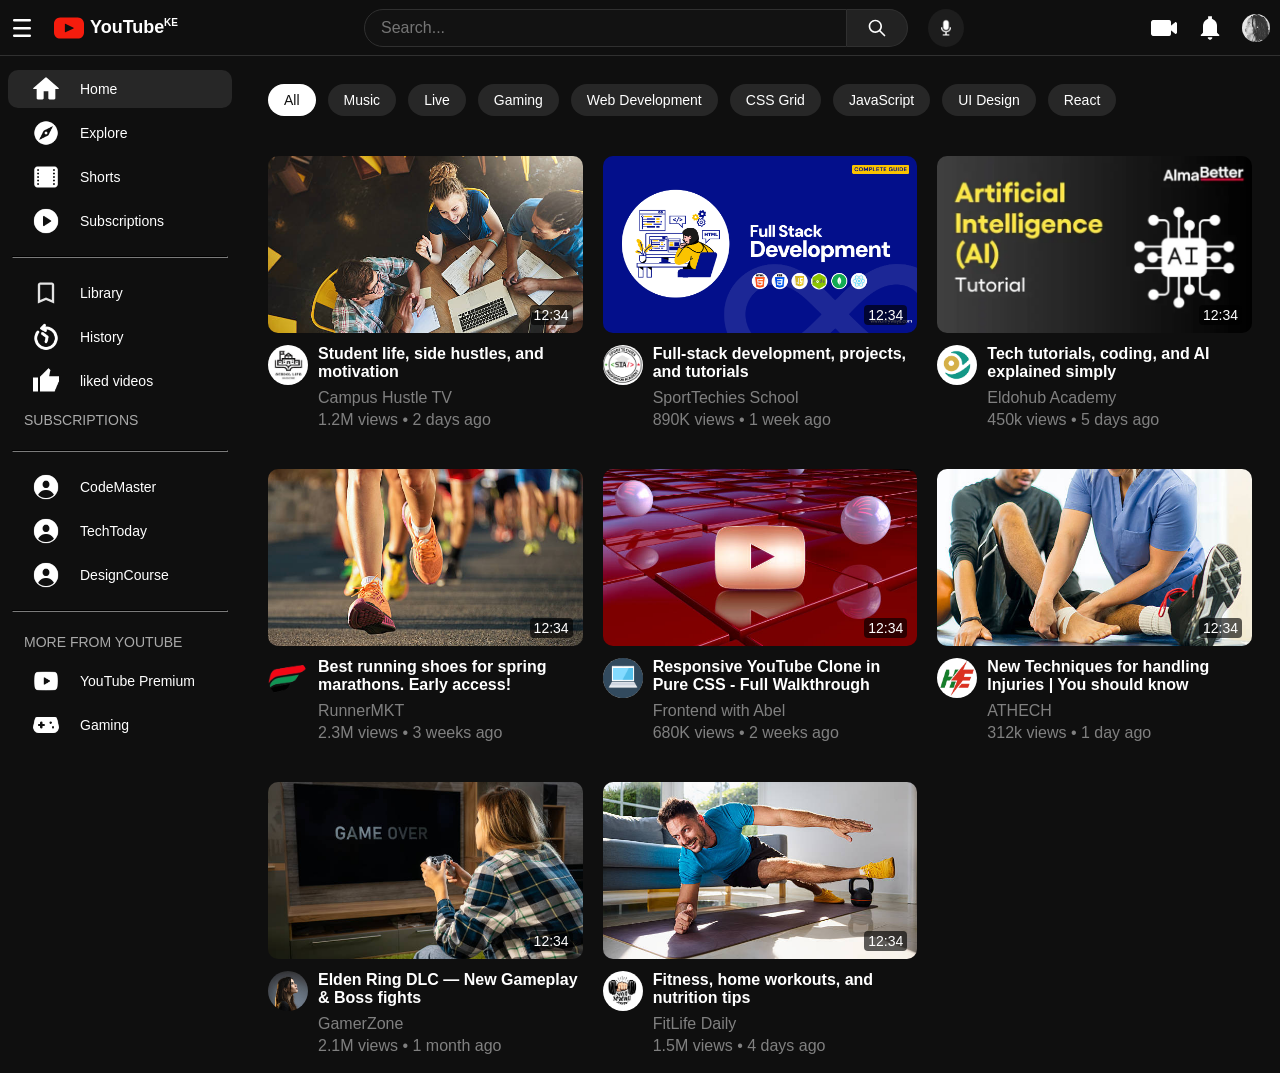
<file: index.html>
<!doctype html>
<html lang="en">
  <head>
    <meta charset="UTF-8" />
    <meta
      name="viewport"
      content="width=
  , initial-scale=1.0"
    />
    <title>Youtube Clone | Homepage UI</title>
    <link rel="stylesheet" href="video.css" />
    <link rel="stylesheet" href="general.css" />
    <link rel="stylesheet" href="header.css" />
    <link
      rel="stylesheet"
      href="sidebar.css
    "
    />
  </head>
  <body>
    <div class="header">
      <div class="left">
        <div class="menu"><img src="icons/menu.svg" alt="" /></div>
        <div class="logo-container">
          <img class="logo" src="icons/youtube-logo.svg" alt="" />
          <p>YouTube<span class="region"> KE </span></p>
        </div>
      </div>
      <div class="middle">
        <input class="search-box" placeholder="Search..." />
        <div class="search-container">
          <img class="search-icon" src="icons/search.svg" alt="" />
        </div>
        <div class="voice-search-container">
          <img class="voice-search" src="icons/mic.png" alt="" />
        </div>
      </div>
      <div class="right">
        <img src="icons/video.png" alt="" /><img
          src="icons/bell.png"
          alt=""
        /><img class="profile-pic" src="channelpics/profile-pic.jpg" alt="" />
      </div>
    </div>
    <div class="sidebar">
      <div class="sidebar-link active-link">
        <img src="icons/home.svg" alt="" />
        <p>Home</p>
      </div>
      <div class="sidebar-link">
        <img src="icons/explore.png" alt="" />
        <p>Explore</p>
      </div>
      <div class="sidebar-link">
        <img src="icons/film.png" alt="" />
        <p>Shorts</p>
      </div>
      <div class="sidebar-link">
        <img src="icons/circle-play.png" alt="" />
        <p>Subscriptions</p>
      </div>
      <hr />
      <div class="sidebar-link">
        <img src="icons/bookmark.svg" alt="" />
        <p>Library</p>
      </div>
      <div class="sidebar-link">
        <img src="icons/history.png" alt="" />
        <p>History</p>
      </div>
      <div class="sidebar-link">
        <img src="icons/thumbs-up.png" alt="" />
        <p>liked videos</p>
      </div>
      <div class="sidebar-section-title">SUBSCRIPTIONS</div>
      <hr />
      <div class="sidebar-link">
        <img src="icons/profile.png" alt="" />
        <p>CodeMaster</p>
      </div>
      <div class="sidebar-link">
        <img src="icons/profile.png" alt="" />
        <p>TechToday</p>
      </div>
      <div class="sidebar-link">
        <img src="icons/profile.png" alt="" />
        <p>DesignCourse</p>
      </div>
      <hr />
      <div class="sidebar-section-title">MORE FROM YOUTUBE</div>
      <div class="sidebar-link">
        <img src="icons/youtube.png" alt="" />
        <p>YouTube Premium</p>
      </div>
      <div class="sidebar-link">
        <img src="icons/gamepad.png" alt="" />
        <p>Gaming</p>
      </div>
    </div>

    <div class="main">
      <div class="chips-row">
        <div class="chip active">All</div>
        <div class="chip">Music</div>
        <div class="chip">Live</div>
        <div class="chip">Gaming</div>
        <div class="chip">Web Development</div>
        <div class="chip">CSS Grid</div>
        <div class="chip">JavaScript</div>
        <div class="chip">UI Design</div>
        <div class="chip">React</div>
      </div>
      <div class="video-grid">
        <div class="video-container">
          <div class="thumbnail-container">
            <img class="thumbnail" src="thumbnails/thumbnail1.jpg" />
            <div class="video-time">12:34</div>
          </div>

          <div class="video-info">
            <div class="channel-pic-container">
              <img class="channel-pic" src="channelpics/auth1.jpeg" alt="" />
            </div>
            <div class="video-stats">
              <p class="video-title">
                Student life, side hustles, and motivation
              </p>
              <p class="channel-name">Campus Hustle TV</p>
              <p class="views">1.2M views • 2 days ago</p>
            </div>
          </div>
        </div>
        <div class="video-container">
          <div class="thumbnail-container">
            <img class="thumbnail" src="thumbnails/thumbnail2.png" />
            <div class="video-time">12:34</div>
          </div>

          <div class="video-info">
            <div class="channel-pic-container">
              <img class="channel-pic" src="channelpics/auth2.png" alt="" />
            </div>
            <div class="video-stats">
              <p class="video-title">
                Full-stack development, projects, and tutorials
              </p>
              <p class="channel-name">SportTechies School</p>
              <p class="views">890K views • 1 week ago</p>
            </div>
          </div>
        </div>
        <div class="video-container">
          <div class="thumbnail-container">
            <img class="thumbnail" src="thumbnails/thumbnail3.webp" />
            <div class="video-time">12:34</div>
          </div>

          <div class="video-info">
            <div class="channel-pic-container">
              <img class="channel-pic" src="channelpics/auth3.png" alt="" />
            </div>
            <div class="video-stats">
              <p class="video-title">
                Tech tutorials, coding, and AI explained simply
              </p>
              <p class="channel-name">Eldohub Academy</p>
              <p class="views">450k views • 5 days ago</p>
            </div>
          </div>
        </div>
        <div class="video-container">
          <div class="thumbnail-container">
            <img class="thumbnail" src="thumbnails/thumbnail4.jpg" />
            <div class="video-time">12:34</div>
          </div>

          <div class="video-info">
            <div class="channel-pic-container">
              <img class="channel-pic" src="channelpics/auth4.png" alt="" />
            </div>
            <div class="video-stats">
              <p class="video-title">
                Best running shoes for spring marathons. Early access!
              </p>
              <p class="channel-name">RunnerMKT</p>
              <p class="views">2.3M views • 3 weeks ago</p>
            </div>
          </div>
        </div>
        <div class="video-container">
          <div class="thumbnail-container">
            <img class="thumbnail" src="thumbnails/thumbnail5.jpg" />
            <div class="video-time">12:34</div>
          </div>

          <div class="video-info">
            <div class="channel-pic-container">
              <img class="channel-pic" src="channelpics/auth5.png" alt="" />
            </div>
            <div class="video-stats">
              <p class="video-title">
               Responsive YouTube Clone in Pure CSS - Full Walkthrough
              </p>
              <p class="channel-name">Frontend with Abel</p>
              <p class="views">680K views • 2 weeks ago</p>
            </div>
          </div>
        </div>
        <div class="video-container">
          <div class="thumbnail-container">
            <img class="thumbnail" src="thumbnails/thumbnail6.jpg" />
            <div class="video-time">12:34</div>
          </div>

          <div class="video-info">
            <div class="channel-pic-container">
              <img class="channel-pic" src="channelpics/auth6.jpg" alt="" />
            </div>
            <div class="video-stats">
              <p class="video-title">
               New Techniques for handling Injuries | You should know
              </p>
              <p class="channel-name">ATHECH</p>
              <p class="views">312k views • 1 day ago</p>
            </div>
          </div>
        </div>
        <div class="video-container">
          <div class="thumbnail-container">
            <img class="thumbnail" src="thumbnails/thumbnail7.jpg" />
            <div class="video-time">12:34</div>
          </div>

          <div class="video-info">
            <div class="channel-pic-container">
              <img class="channel-pic" src="channelpics/auth7.jpg" alt="" />
            </div>
            <div class="video-stats">
              <p class="video-title">
               Elden Ring DLC — New Gameplay & Boss fights
              </p>
              <p class="channel-name">GamerZone</p>
              <p class="views">2.1M views • 1 month ago</p>
            </div>
          </div>
        </div>
        <div class="video-container">
          <div class="thumbnail-container">
            <img class="thumbnail" src="thumbnails/thumbnail8.jpg" />
            <div class="video-time">12:34</div>
          </div>

          <div class="video-info">
            <div class="channel-pic-container">
              <img class="channel-pic" src="channelpics/auth8.jpeg" alt="" />
            </div>
            <div class="video-stats">
              <p class="video-title">
                Fitness, home workouts, and nutrition tips
              </p>
              <p class="channel-name">FitLife Daily</p>
              <p class="views">1.5M views • 4 days ago</p>
            </div>
          </div>
        </div>
      </div>
    </div>
  </body>
</html>
</file>
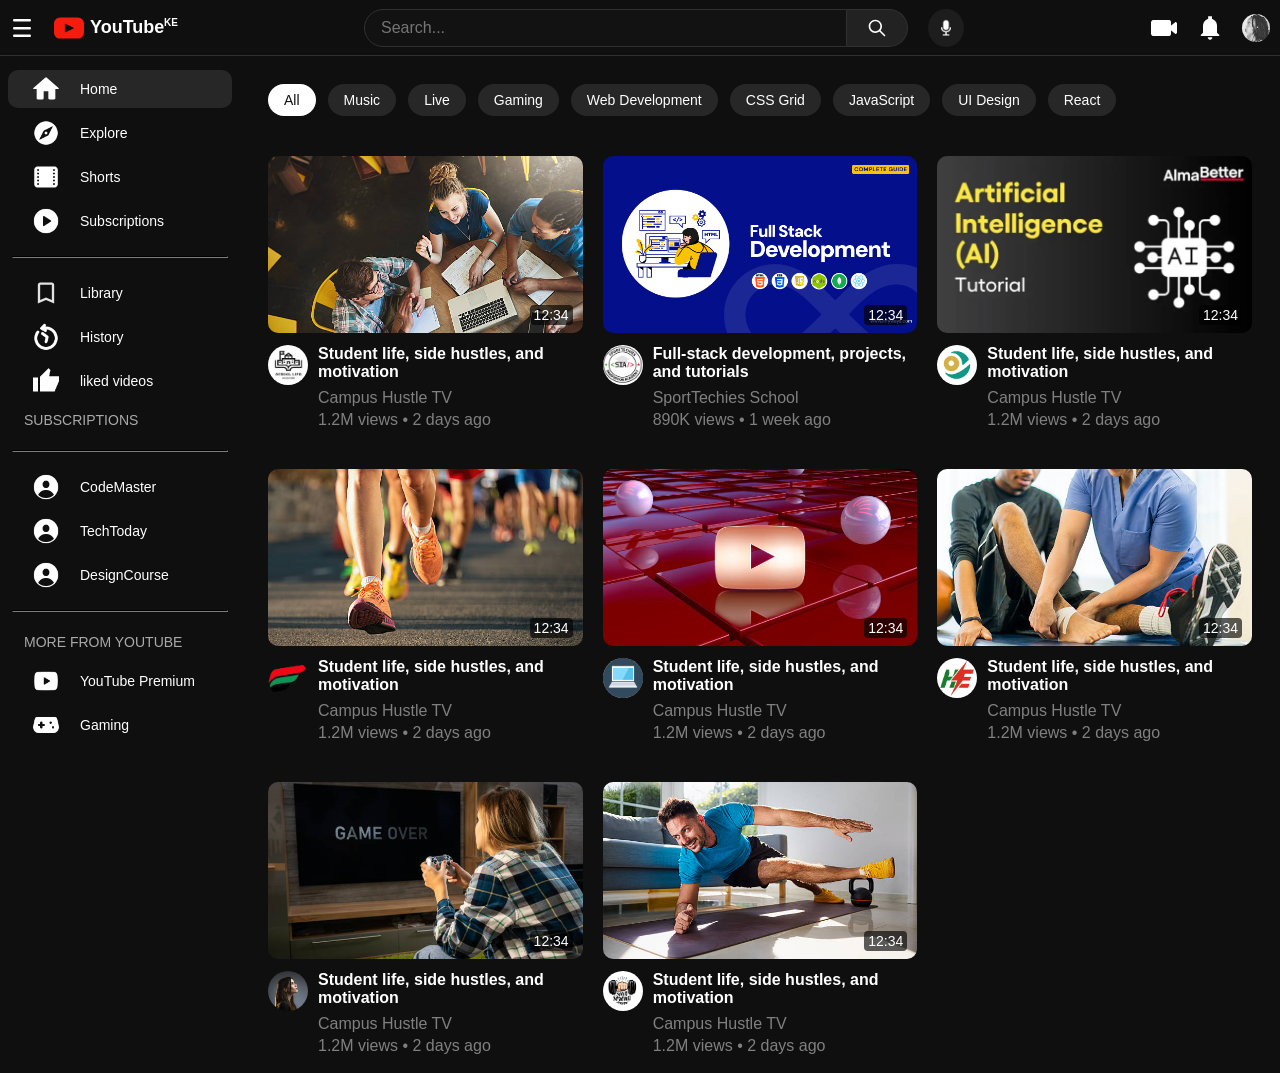
<file: youtube.html>
<!doctype html>
<html lang="en">
  <head>
    <meta charset="UTF-8" />
    <meta
      name="viewport"
      content="width=
  , initial-scale=1.0"
    />
    <title>Youtube Clone | Homepage UI</title>
    <link rel="stylesheet" href="video.css" />
    <link rel="stylesheet" href="general.css" />
    <link rel="stylesheet" href="header.css" />
    <link
      rel="stylesheet"
      href="sidebar.css
    "
    />
  </head>
  <body>
    <div class="header">
      <div class="left">
        <div class="menu"><img src="icons/menu.svg" alt="" /></div>
        <div class="logo-container">
          <img class="logo" src="icons/youtube-logo.svg" alt="" />
          <p>YouTube<span class="region"> KE </span></p>
        </div>
      </div>
      <div class="middle">
        <input class="search-box" placeholder="Search..." />
        <div class="search-container">
          <img class="search-icon" src="icons/search.svg" alt="" />
        </div>
        <div class="voice-search-container">
          <img class="voice-search" src="icons/mic.png" alt="" />
        </div>
      </div>
      <div class="right">
        <img src="icons/video.png" alt="" /><img
          src="icons/bell.png"
          alt=""
        /><img class="profile-pic" src="channelpics/profile-pic.jpg" alt="" />
      </div>
    </div>
    <div class="sidebar">
      <div class="sidebar-link active-link">
        <img src="icons/home.svg" alt="" />
        <p>Home</p>
      </div>
      <div class="sidebar-link">
        <img src="icons/explore.png" alt="" />
        <p>Explore</p>
      </div>
      <div class="sidebar-link">
        <img src="icons/film.png" alt="" />
        <p>Shorts</p>
      </div>
      <div class="sidebar-link">
        <img src="icons/circle-play.png" alt="" />
        <p>Subscriptions</p>
      </div>
      <hr />
      <div class="sidebar-link">
        <img src="icons/bookmark.svg" alt="" />
        <p>Library</p>
      </div>
      <div class="sidebar-link">
        <img src="icons/history.png" alt="" />
        <p>History</p>
      </div>
      <div class="sidebar-link">
        <img src="icons/thumbs-up.png" alt="" />
        <p>liked videos</p>
      </div>
      <div class="sidebar-section-title">SUBSCRIPTIONS</div>
      <hr />
      <div class="sidebar-link">
        <img src="icons/profile.png" alt="" />
        <p>CodeMaster</p>
      </div>
      <div class="sidebar-link">
        <img src="icons/profile.png" alt="" />
        <p>TechToday</p>
      </div>
      <div class="sidebar-link">
        <img src="icons/profile.png" alt="" />
        <p>DesignCourse</p>
      </div>
      <hr />
      <div class="sidebar-section-title">MORE FROM YOUTUBE</div>
      <div class="sidebar-link">
        <img src="icons/youtube.png" alt="" />
        <p>YouTube Premium</p>
      </div>
      <div class="sidebar-link">
        <img src="icons/gamepad.png" alt="" />
        <p>Gaming</p>
      </div>
    </div>

    <div class="main">
      <div class="chips-row">
        <div class="chip active">All</div>
        <div class="chip">Music</div>
        <div class="chip">Live</div>
        <div class="chip">Gaming</div>
        <div class="chip">Web Development</div>
        <div class="chip">CSS Grid</div>
        <div class="chip">JavaScript</div>
        <div class="chip">UI Design</div>
        <div class="chip">React</div>
      </div>
      <div class="video-grid">
        <div class="video-container">
          <div class="thumbnail-container">
            <img class="thumbnail" src="thumbnails/thumbnail1.jpg" />
            <div class="video-time">12:34</div>
          </div>

          <div class="video-info">
            <div class="channel-pic-container">
              <img class="channel-pic" src="channelpics/auth1.jpeg" alt="" />
            </div>
            <div class="video-stats">
              <p class="video-title">
                Student life, side hustles, and motivation
              </p>
              <p class="channel-name">Campus Hustle TV</p>
              <p class="views">1.2M views • 2 days ago</p>
            </div>
          </div>
        </div>
        <div class="video-container">
          <div class="thumbnail-container">
            <img class="thumbnail" src="thumbnails/thumbnail2.png" />
            <div class="video-time">12:34</div>
          </div>

          <div class="video-info">
            <div class="channel-pic-container">
              <img class="channel-pic" src="channelpics/auth2.png" alt="" />
            </div>
            <div class="video-stats">
              <p class="video-title">
                Full-stack development, projects, and tutorials
              </p>
              <p class="channel-name">SportTechies School</p>
              <p class="views">890K views • 1 week ago</p>
            </div>
          </div>
        </div>
        <div class="video-container">
          <div class="thumbnail-container">
            <img class="thumbnail" src="thumbnails/thumbnail3.webp" />
            <div class="video-time">12:34</div>
          </div>

          <div class="video-info">
            <div class="channel-pic-container">
              <img class="channel-pic" src="channelpics/auth3.png" alt="" />
            </div>
            <div class="video-stats">
              <p class="video-title">
                Student life, side hustles, and motivation
              </p>
              <p class="channel-name">Campus Hustle TV</p>
              <p class="views">1.2M views • 2 days ago</p>
            </div>
          </div>
        </div>
        <div class="video-container">
          <div class="thumbnail-container">
            <img class="thumbnail" src="thumbnails/thumbnail4.jpg" />
            <div class="video-time">12:34</div>
          </div>

          <div class="video-info">
            <div class="channel-pic-container">
              <img class="channel-pic" src="channelpics/auth4.png" alt="" />
            </div>
            <div class="video-stats">
              <p class="video-title">
                Student life, side hustles, and motivation
              </p>
              <p class="channel-name">Campus Hustle TV</p>
              <p class="views">1.2M views • 2 days ago</p>
            </div>
          </div>
        </div>
        <div class="video-container">
          <div class="thumbnail-container">
            <img class="thumbnail" src="thumbnails/thumbnail5.jpg" />
            <div class="video-time">12:34</div>
          </div>

          <div class="video-info">
            <div class="channel-pic-container">
              <img class="channel-pic" src="channelpics/auth5.png" alt="" />
            </div>
            <div class="video-stats">
              <p class="video-title">
                Student life, side hustles, and motivation
              </p>
              <p class="channel-name">Campus Hustle TV</p>
              <p class="views">1.2M views • 2 days ago</p>
            </div>
          </div>
        </div>
        <div class="video-container">
          <div class="thumbnail-container">
            <img class="thumbnail" src="thumbnails/thumbnail6.jpg" />
            <div class="video-time">12:34</div>
          </div>

          <div class="video-info">
            <div class="channel-pic-container">
              <img class="channel-pic" src="channelpics/auth6.jpg" alt="" />
            </div>
            <div class="video-stats">
              <p class="video-title">
                Student life, side hustles, and motivation
              </p>
              <p class="channel-name">Campus Hustle TV</p>
              <p class="views">1.2M views • 2 days ago</p>
            </div>
          </div>
        </div>
        <div class="video-container">
          <div class="thumbnail-container">
            <img class="thumbnail" src="thumbnails/thumbnail7.jpg" />
            <div class="video-time">12:34</div>
          </div>

          <div class="video-info">
            <div class="channel-pic-container">
              <img class="channel-pic" src="channelpics/auth7.jpg" alt="" />
            </div>
            <div class="video-stats">
              <p class="video-title">
                Student life, side hustles, and motivation
              </p>
              <p class="channel-name">Campus Hustle TV</p>
              <p class="views">1.2M views • 2 days ago</p>
            </div>
          </div>
        </div>
        <div class="video-container">
          <div class="thumbnail-container">
            <img class="thumbnail" src="thumbnails/thumbnail8.jpg" />
            <div class="video-time">12:34</div>
          </div>

          <div class="video-info">
            <div class="channel-pic-container">
              <img class="channel-pic" src="channelpics/auth8.jpeg" alt="" />
            </div>
            <div class="video-stats">
              <p class="video-title">
                Student life, side hustles, and motivation
              </p>
              <p class="channel-name">Campus Hustle TV</p>
              <p class="views">1.2M views • 2 days ago</p>
            </div>
          </div>
        </div>
      </div>
    </div>
  </body>
</html>
</file>
<file: video.css>
.video-grid {
  display: grid;
  grid-template-columns: repeat(3, 1fr);
  row-gap: 50px;
  gap: 40px 20px;
  margin-top: 20px;
}

.thumbnail-container {
  position: relative;
}

.thumbnail {
  width: 100%;
  object-fit: cover;
  aspect-ratio: 16/9;
  border-radius: 10px;
}

.video-container {
  vertical-align: top;
  display: inline-block;
  transition: transform 0.2s;
}

.video-container:hover {
  transform: scale(0.99);
}

.channel-pic-container,
.video-stats {
  display: inline-block;
  vertical-align: top;
}

.video-info {
  display: grid;
  grid-template-columns: 40px 1fr;
  column-gap: 10px;
  margin-top: 8px;
}

.channel-pic {
  width: 100%;
  object-fit: cover;
  aspect-ratio: 1/1;
  border-radius: 50%;
}

.video-title,
.channel-name,
.views {
  margin-top: 0;
  margin-bottom: 0;
}

.video-title {
  font-weight: bold;
  margin-bottom: 8px;
  font-size: 16px;
}

.channel-name,
.views {
  color: gray;
  font-weight: 500;
  margin-top: 4px;
}

.video-time {
  background-color: rgba(0, 0, 0, 0.637);
  position: absolute;
  bottom: 12px;
  right: 10px;
  font-size: 14px;
  padding: 2px 4px;
  border-radius: 4px;
}

.chips-row {
  display: flex;
  gap: 12px;
  overflow-x: auto;
  white-space: nowrap;
  padding-bottom: 16px;
  margin-bottom: 24px;
}

.chip {
  background-color: #272727;
  padding: 8px 16px;
  border-radius: 40px;
  font-size: 14px;
  font-weight: 500;
  cursor: pointer;
}

.chip.active {
  background-color: #fff;
  color: #0f0f0f;
}

.chip:hover {
  background-color: #3f3f3f;
}

@media (max-width: 800px) {
  .video-grid {
    grid-template-columns: repeat(2, 1fr);
  }

  .video-info {
    grid-template-columns: 36px 1fr;
  }
}

@media (max-width: 450px) {
  .video-grid {
    grid-template-columns: 1fr;
  }
}
</file>
<file: general.css>
* {
  box-sizing: border-box;
}

body {
  background-color: #0f0f0f;
  color: #ffffff;
  font-family: Arial, Helvetica, sans-serif;
  padding-top: 66px;
  padding-left: 240px;
}

.main {
  padding: 10px 20px;
}

@media (max-width: 800px) {
  body {
    padding-left: 80px;
  }
}
</file>
<file: header.css>
.header {
  display: flex;
  justify-content: space-between;
  align-items: center;
  padding: 0 10px;
  border-bottom: 1px solid #303030;
  position: fixed;
  background-color: #0f0f0f;
  font-size: 16px;
  top: 0;
  left: 0;
  right: 0;
  height: 56px;
  z-index: 110;
}

.search-box {
  background: #121212;
  border: 1px solid #303030;
  border-radius: 40px 0 0 40px;
  padding: 8px 16px;
  font-size: 16px;
  color: white;
  flex: 1;
  outline: none;
}

.search-box:focus {
  border-color: blue;
}

.left {
  display: flex;
  gap: 20px;
  align-items: center;
}

.logo-container {
  display: flex;
  align-items: center;
  gap: 6px;
}

.logo-container p {
  font-weight: 700;
  font-size: 18px;
  margin-top: 0;
  margin-bottom: 0;
}

.region {
  font-size: 10px;
  vertical-align: super;
  margin-left: -3px;
}

.menu {
  display: flex;
  align-items: center;
}

.menu img {
  height: 24px;
}

.logo {
  height: 30px;
}

.middle {
  display: flex;
  flex: 1;
  justify-content: center;
  max-width: 600px;
  margin: 0 20px;
}

.search-icon,
.voice-search {
  height: 20px;
}

.search-container,
.voice-search-container {
  background-color: rgb(29, 29, 29);
  display: flex;
  align-items: center;
}

.search-container {
  background: #222222;
  border: 1px solid #303030;
  border-left: none;
  border-radius: 0 40px 40px 0;
  padding: 8px 20px;
}

.voice-search-container {
  margin-left: 20px;
  padding: 8px;
  border-radius: 50%;
}

.right img {
  height: 28px;
}

.right {
  display: flex;
  align-items: center;
  gap: 18px;
}

.profile-pic {
  border-radius: 15px;
}

@media (max-width: 800px) {
  .voice-search-container {
    display: none;
  }
}

@media (max-width: 660px) {
  .middle {
    max-width: 280px;
  }
}

@media (max-width: 450px) {
  .logo-container p {
    display: none;
  }
}
</file>
<file: sidebar.css>
.sidebar {
  background-color: #0f0f0f;
  position: fixed;
  z-index: 100;
  bottom: 0;
  left: 0;
  top: 56px;
  width: 240px;
  padding: 12px 0;
  display: flex;
  flex-direction: column;
  gap: 2px;
  overflow-y: auto;
}

.sidebar-link {
  height: 38px;
  display: flex;
  align-items: center;
  gap: 20px;
  padding: 2px 24px;
  margin: 2px 8px;
  border-radius: 10px;
  cursor: pointer;
}

.sidebar-link:hover {
  background-color: #272727;
}

.active-link {
  background-color: #272727;
}

.sidebar-link img {
  height: 28px;
}

.sidebar-link p {
  font-size: 14px;
  font-weight: 500;
}

hr {
  margin: 12px 12px;
  border-color: #272727;
}

.sidebar-section-title {
  font-size: 14px;
  font-weight: 500;
  padding: 8px 24px;
  color: #aaaaaa;
}

::-webkit-scrollbar {
  width: 8px;
  height: 8px;
}
::-webkit-scrollbar-track {
  background: #212121;
}
::-webkit-scrollbar-thumb {
  background: #5a5a5a;
  border-radius: 8px;
}
::-webkit-scrollbar-thumb:hover {
  background: #888;
}

@media (max-width: 800px) {
  hr,
  .sidebar-section-title,
  .sidebar-link p {
    display: none;
  }

  .sidebar {
    width: 70px;
  }

  .sidebar-link {
    padding: 12px;
    justify-content: center;
  }

  .sidebar-link img {
    height: 24px;
  }
}

@media (max-width: 450px) {
}
</file>
